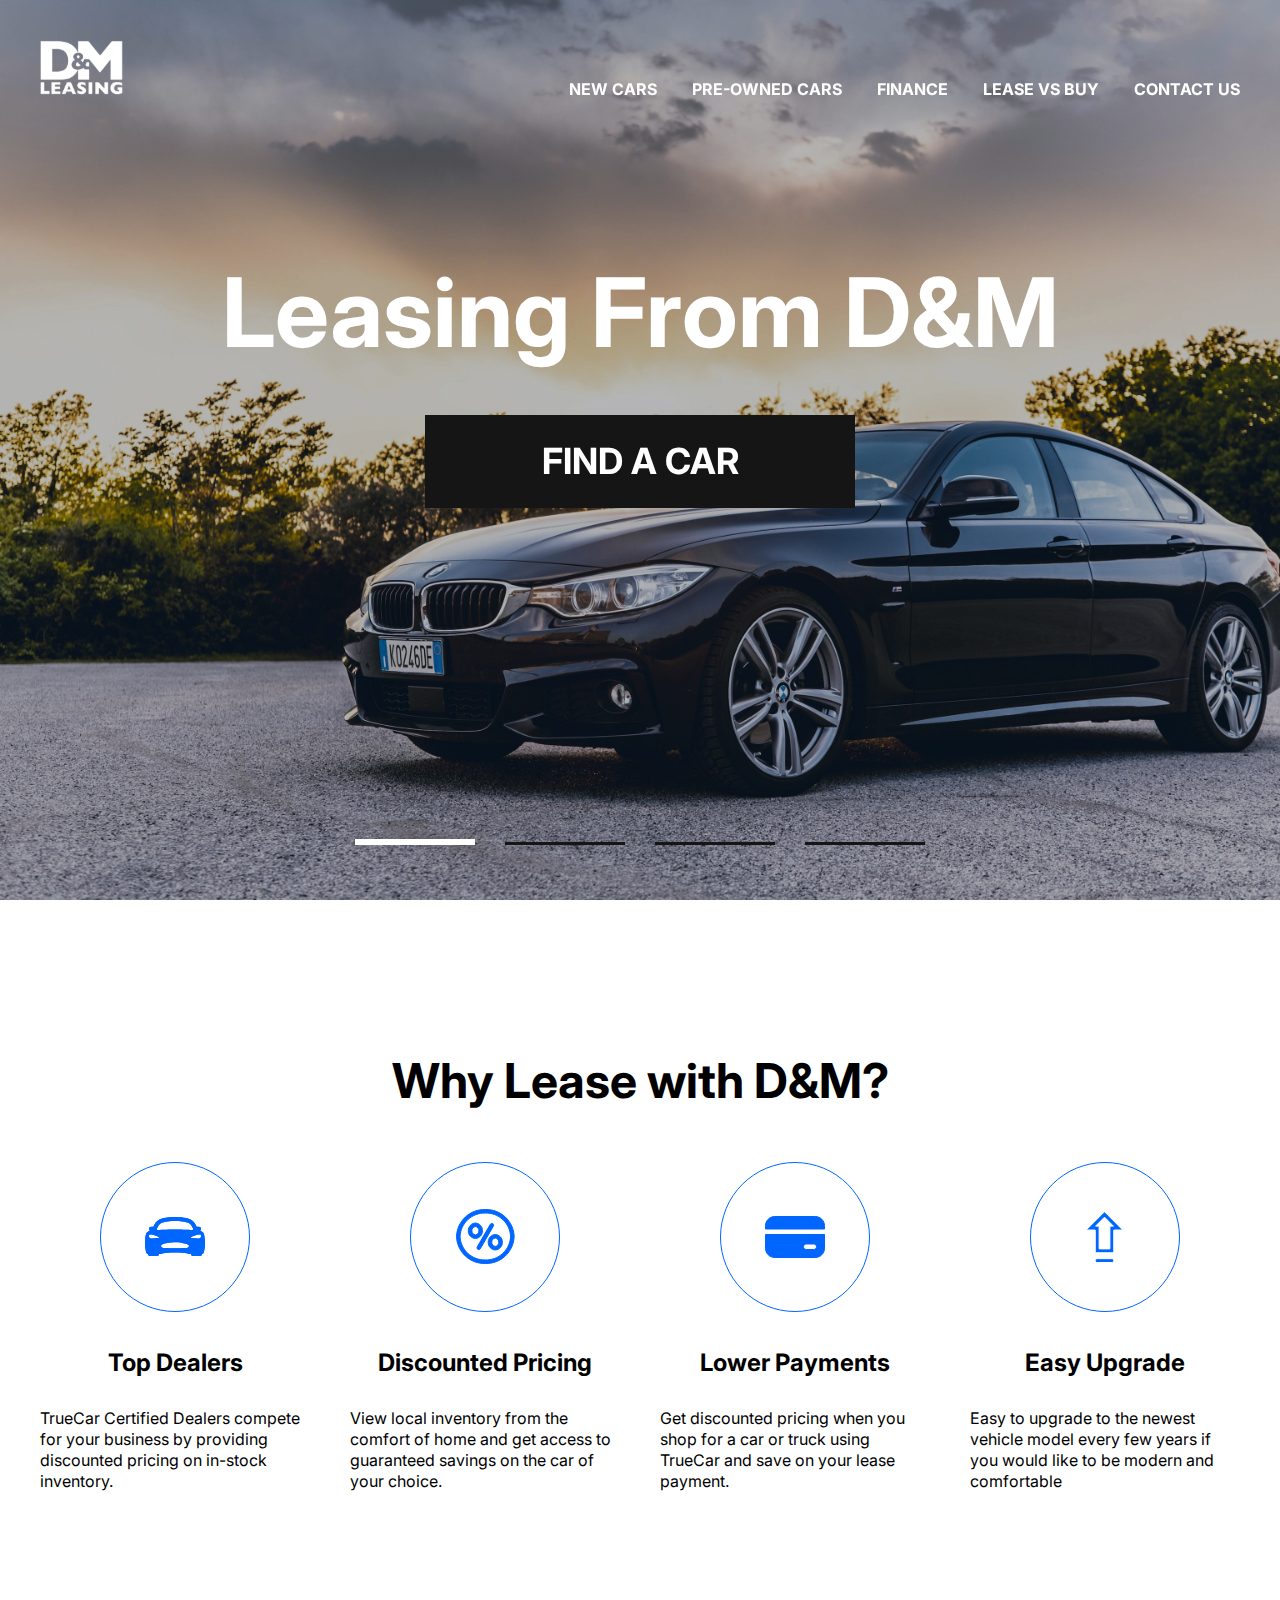
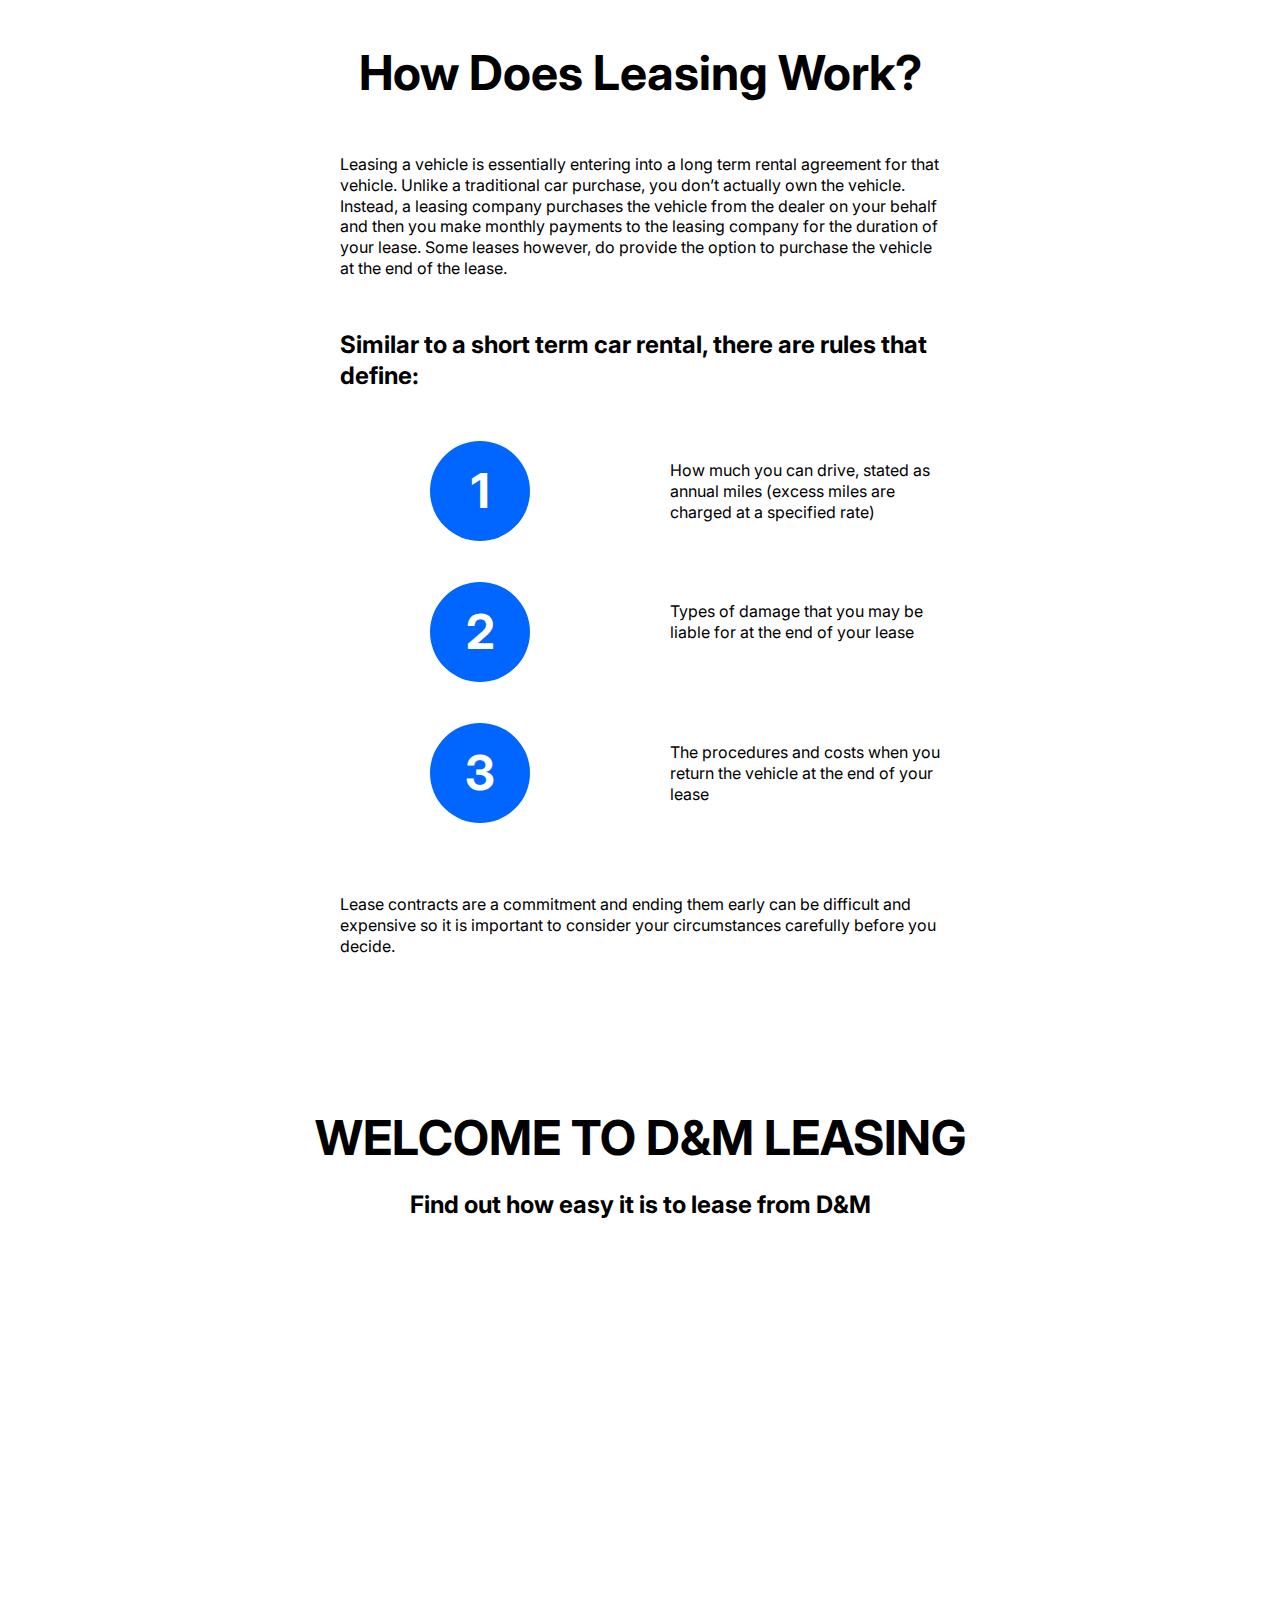
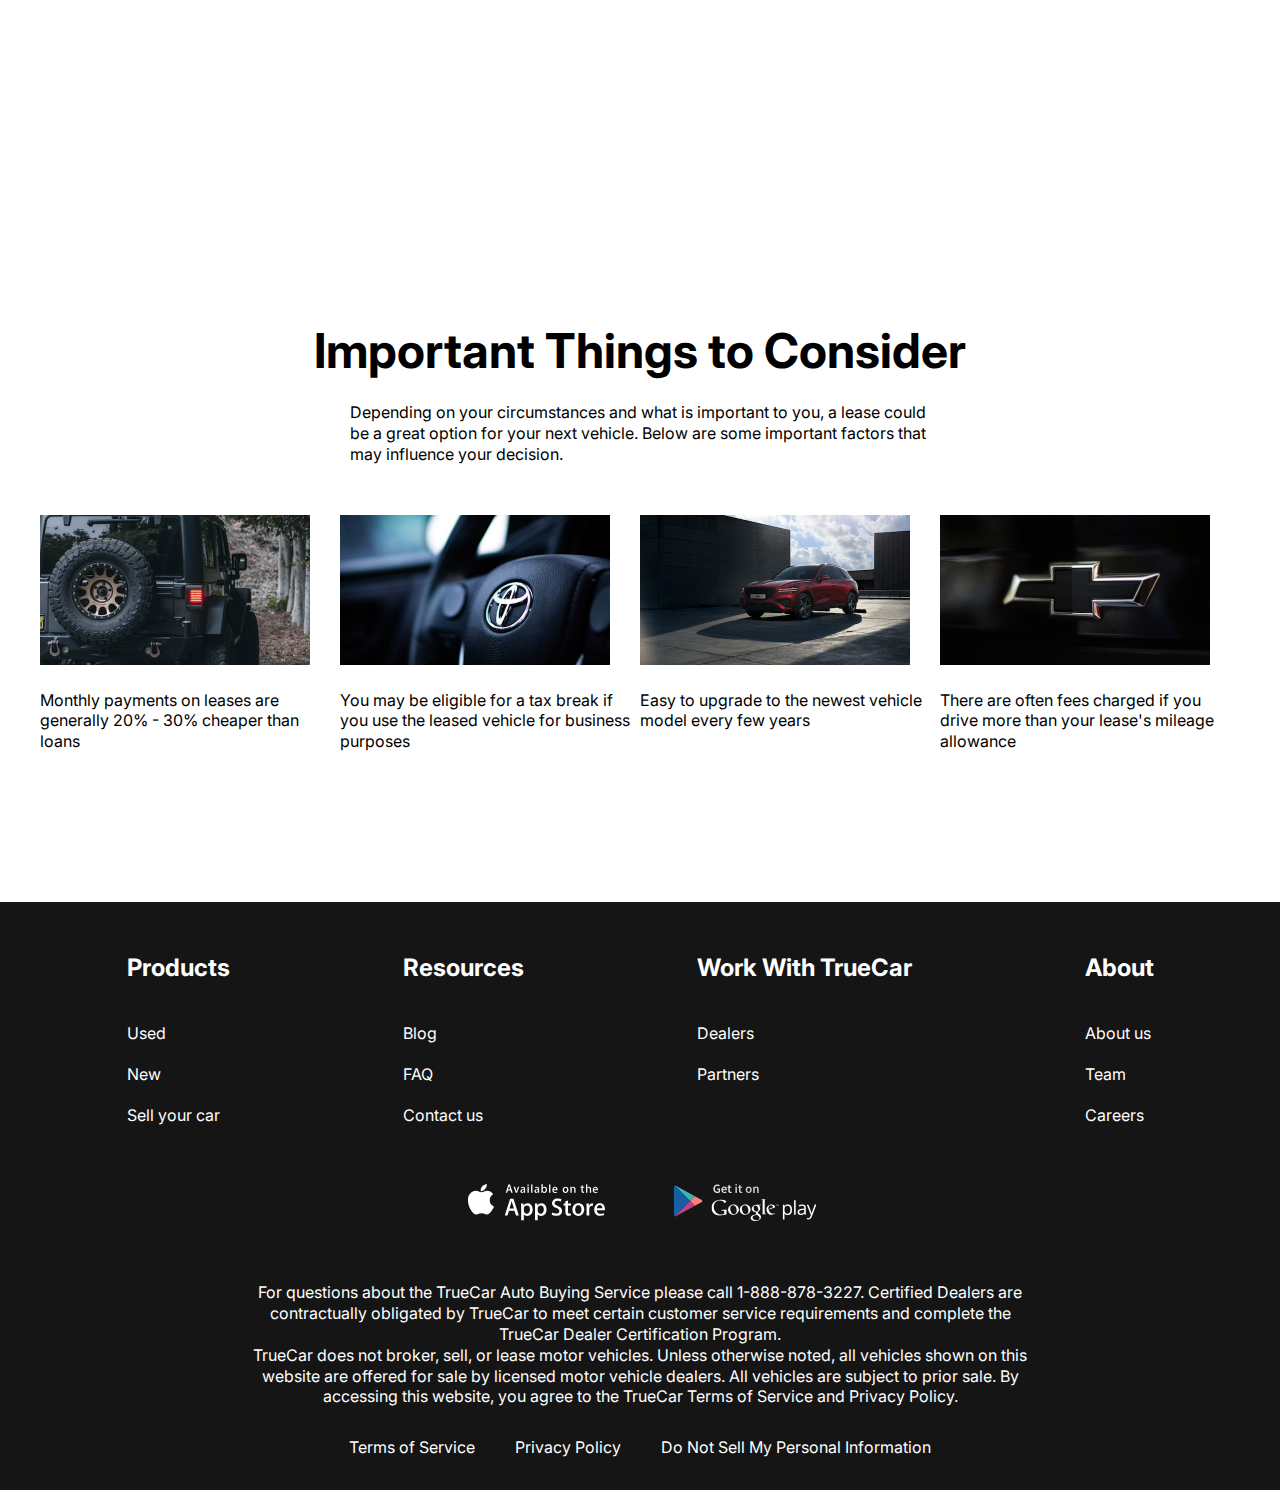
<file: index.html>
<!DOCTYPE html>
<html lang="en">
<head>
    <meta charset="UTF-8">
    <meta http-equiv="X-UA-Compatible" content="IE=edge">
    <meta name="viewport" content="width=device-width, initial-scale=1.0">
    <title>Lease cars</title>
    <link rel="preconnect" href="https://fonts.googleapis.com">
    <link rel="preconnect" href="https://fonts.gstatic.com" crossorigin>
    <link href="https://fonts.googleapis.com/css2?family=Inter:wght@400;700&display=swap" rel="stylesheet">
    <link rel="stylesheet" href="https://cdn.jsdelivr.net/npm/swiper@9/swiper-bundle.min.css" />
    <link rel="stylesheet" href="./css/style.css">
</head>
<body>
    <div class="wrapper">
        <header class="header header-main">
            <div class="container">
                <div class="header__inner">
                    <a class="logo" href="index.html">
                        <img class="logo__img" src="images/logo.svg" alt="logo">
                    </a>
                    <nav class="menu">
                        <button class="menu__btn">
                            <span></span>
                            <span></span>
                            <span></span>
                        </button>
                        <ul class="menu__list">
                            <li class="menu__list-item">
                                <a class="menu__list-link" href="new-cars.html">NEW CARS</a>
                            </li>
                            <li class="menu__list-item">
                                <a class="menu__list-link" href="#">PRE-OWNED CARS</a>
                            </li>
                            <li class="menu__list-item">
                                <a class="menu__list-link" href="#">FINANCE</a>
                            </li>
                            <li class="menu__list-item">
                                <a class="menu__list-link" href="#">LEASE VS BUY</a>
                            </li>
                            <li class="menu__list-item">
                                <a class="menu__list-link" href="contacts.html">CONTACT US</a>
                            </li>
                        </ul>
                    </nav>
                </div>
            </div>
        </header>
        <main class="main">
            <section class="top">
                <h1 class="title">
                    Leasing From D&M
                </h1>
                <a class="top__link" href="new-cars.html">
                    FIND A CAR
                </a>
            </section>
            <div class="slider">
                <div class="swiper">
                    <div class="swiper-wrapper">
                        <div class="swiper-slide" style="background-image: url('images/slide-1.jpg');"></div>
                        <div class="swiper-slide" style="background-image: url('images/slide-1.jpg');"></div>
                        <div class="swiper-slide" style="background-image: url('images/slide-1.jpg');"></div>
                        <div class="swiper-slide" style="background-image: url('images/slide-1.jpg');"></div>
                    </div>
                    <div class="swiper-pagination"></div>
                </div>
            </div>
            <section class="why-lease">
                <div class="container">
                    <h2 class="section-title">Why Lease with D&M?</h2>
                    <ul class="why-lease__list">
                        <li class="why-lease__item">
                            <img class="why-lease__item-img" src="images/why-lease-1.svg
                            " alt="">
                            <h3 class="why-lease__item-title">Top Dealers</h3>
                            <p class="why-lease__item-text">TrueCar Certified Dealers compete for your business by providing discounted pricing on in-stock inventory.</p>
                        </li>
                        <li class="why-lease__item">
                            <img class="why-lease__item-img" src="images/why-lease-2.svg
                            " alt="">
                            <h3 class="why-lease__item-title">Discounted Pricing</h3>
                            <p class="why-lease__item-text">View local inventory from the comfort of home and get access to guaranteed savings on the car of your choice.</p>
                        </li>
                        <li class="why-lease__item">
                            <img class="why-lease__item-img" src="images/why-lease-3.svg
                            " alt="">
                            <h3 class="why-lease__item-title">Lower Payments</h3>
                            <p class="why-lease__item-text">Get discounted pricing when you shop for a car or truck using TrueCar and save on your lease payment.</p>
                        </li>
                        <li class="why-lease__item">
                            <img class="why-lease__item-img" src="images/why-lease-4.svg
                            " alt="">
                            <h3 class="why-lease__item-title">Easy Upgrade</h3>
                            <p class="why-lease__item-text">Easy to upgrade to the newest vehicle model every few years if you would like to be modern and comfortable</p>
                        </li>
                    </ul>
                </div>
            </section>
            <section class="how-does">
                <div class="container">
                    <div class="how-does__inner">
                        <h2 class="section-title">
                            How Does Leasing Work?
                        </h2>
                        <p class="how-does__text">Leasing a vehicle is essentially entering into a long term rental agreement for that vehicle. Unlike a traditional car purchase, you don’t actually own the vehicle. Instead, a leasing company purchases the vehicle from the dealer on your behalf and then you make monthly payments to the leasing company for the duration of your lease. Some leases however, do provide the option to purchase the vehicle at the end of the lease.</p>
                        <h4 class="how-does__title">Similar to a short term car rental, there are rules that define:</h4>
                        <ol class="how-does__list">
                            <li class="how-does__item">How much you can drive, stated as annual miles (excess miles are charged at a specified rate)</li>
                            <li class="how-does__item">Types of damage that you may be liable for at the end of your lease</li>
                            <li class="how-does__item">The procedures and costs when you return the vehicle at the end of your lease</li>
                        </ol>
                        <p class="how-does__text">Lease contracts are a commitment and ending them early can be difficult and expensive so it is important to consider your circumstances carefully before you decide.</p>
                    </div>
                </div>
            </section>
            <section class="video">
                <div class="container">
                    <h2 class="section-title video__title">
                        WELCOME TO D&M LEASING
                    </h2>
                    <p class="video-text">
                        Find out how easy it is to lease from D&M
                    </p>
                    <iframe class="video__content" width="1000" height="500" src="https://www.youtube.com/embed/XVeTbqHFR4k?controls=0&amp;start=24" title="YouTube video player" frameborder="0" allow="accelerometer; autoplay; clipboard-write; encrypted-media; gyroscope; picture-in-picture; web-share" allowfullscreen></iframe>
                </div>
            </section>
            <section class="important">
                <div class="container">
                    <h2 class="section-title important-title">Important Things to Consider</h2>
                    <p class="important__text">
                        Depending on your circumstances and what is important to you, a lease could be a great option for your next vehicle. Below are some important factors that may influence your decision.
                    </p>
                    <ul class="important__list">
                        <li class="important__item">
                            <img class="important__item-img" src="images/imp-1.jpg" alt="">
                            <p class="important__item-text">
                                Monthly payments on leases are generally 20% - 30% cheaper than loans
                            </p>
                        </li>
                        <li class="important__item">
                            <img class="important__item-img" src="images/imp-2.jpg" alt="">
                            <p class="important__item-text">
                                You may be eligible for a tax break if you use the leased vehicle for business purposes
                            </p>
                        </li>
                        <li class="important__item">
                            <img class="important__item-img" src="images/imp-3.jpg" alt="">
                            <p class="important__item-text">
                                Easy to upgrade to the newest vehicle model every few years
                            </p>
                        </li>
                        <li class="important__item">
                            <img class="important__item-img" src="images/imp-4.jpg" alt="">
                            <p class="important__item-text">
                                There are often fees charged if you drive more than your lease's mileage allowance
                            </p>
                        </li>
                    </ul>
                </div>
            </section>
        </main>
        <footer class="footer">
            <div class="container">
                <nav class="footer__menu">
                    <ul class="footer__menu-list">
                        <li class="footer__menu-item">
                            <p class="footer__menu-title">Products</p>
                        </li>
                        <li class="footer__menu-item">
                            <a href="#" class="footer__menu-link">Used</a>
                        </li>
                        <li class="footer__menu-item">
                            <a href="#" class="footer__menu-link">New</a>
                        </li>
                        <li class="footer__menu-item">
                            <a href="#" class="footer__menu-link">Sell your car</a>
                        </li>
                    </ul>
                    <ul class="footer__menu-list">
                        <li class="footer__menu-item">
                            <p class="footer__menu-title">Resources</p>
                        </li>
                        <li class="footer__menu-item">
                            <a href="#" class="footer__menu-link">Blog</a>
                        </li>
                        <li class="footer__menu-item">
                            <a href="#" class="footer__menu-link">FAQ</a>
                        </li>
                        <li class="footer__menu-item">
                            <a href="#" class="footer__menu-link">Contact us</a>
                        </li>
                    </ul>
                    <ul class="footer__menu-list">
                        <li class="footer__menu-item">
                            <p class="footer__menu-title">Work With TrueCar</p>
                        </li>
                        <li class="footer__menu-item">
                            <a href="#" class="footer__menu-link">Dealers</a>
                        </li>
                        <li class="footer__menu-item">
                            <a href="#" class="footer__menu-link">Partners</a>
                        </li>
                    </ul>
                    <ul class="footer__menu-list">
                        <li class="footer__menu-item">
                            <p class="footer__menu-title">About</p>
                        </li>
                        <li class="footer__menu-item">
                            <a href="#" class="footer__menu-link">About us</a>
                        </li>
                        <li class="footer__menu-item">
                            <a href="#" class="footer__menu-link">Team</a>
                        </li>
                        <li class="footer__menu-item">
                            <a href="#" class="footer__menu-link">Careers</a>
                        </li>
                    </ul>
                </nav>
                <ul class="app">
                    <li class="app__item">
                        <a class="app__item-link" href="#">
                            <img src="images/appstore.svg" alt="">
                        </a>
                    </li>
                    <li class="app__item">
                        <a class="app__item-link" href="#">
                            <img src="images/googleplay.svg" alt="">
                        </a>
                    </li>
                </ul>
                <div class="footer__copy">
                    <p class="footer__copy-text">
                    For questions about the TrueCar Auto Buying Service please call 1-888-878-3227.
                    Certified Dealers are contractually obligated by TrueCar to meet certain customer service requirements and complete the TrueCar Dealer Certification Program.
                    </p>
                    <p class="footer__copy-text">
                    TrueCar does not broker, sell, or lease motor vehicles. Unless otherwise noted, all vehicles shown on this website are offered for sale by licensed motor vehicle dealers. All vehicles are subject to prior sale. By accessing this website, you agree to the TrueCar Terms of Service and Privacy Policy.
                    </p>
                </div>
                <nav class="copy__nav">
                    <ul class="copy__nav-list">
                        <li class="copy__nav-item">
                            <a class="copy__nav-link" href="#">Terms of Service</a>
                        </li>
                        <li class="copy__nav-item">
                            <a class="copy__nav-link" href="#">Privacy Policy</a>
                        </li>
                        <li class="copy__nav-item">
                            <a class="copy__nav-link" href="#">Do Not Sell My Personal Information</a>
                        </li>
                    </ul>
                </nav>
            </div>
        </footer>
    </div>
    <script src="https://cdn.jsdelivr.net/npm/swiper@9/swiper-bundle.min.js"></script>
    <script src="js/main.js"></script>
</body>
</html>
</file>
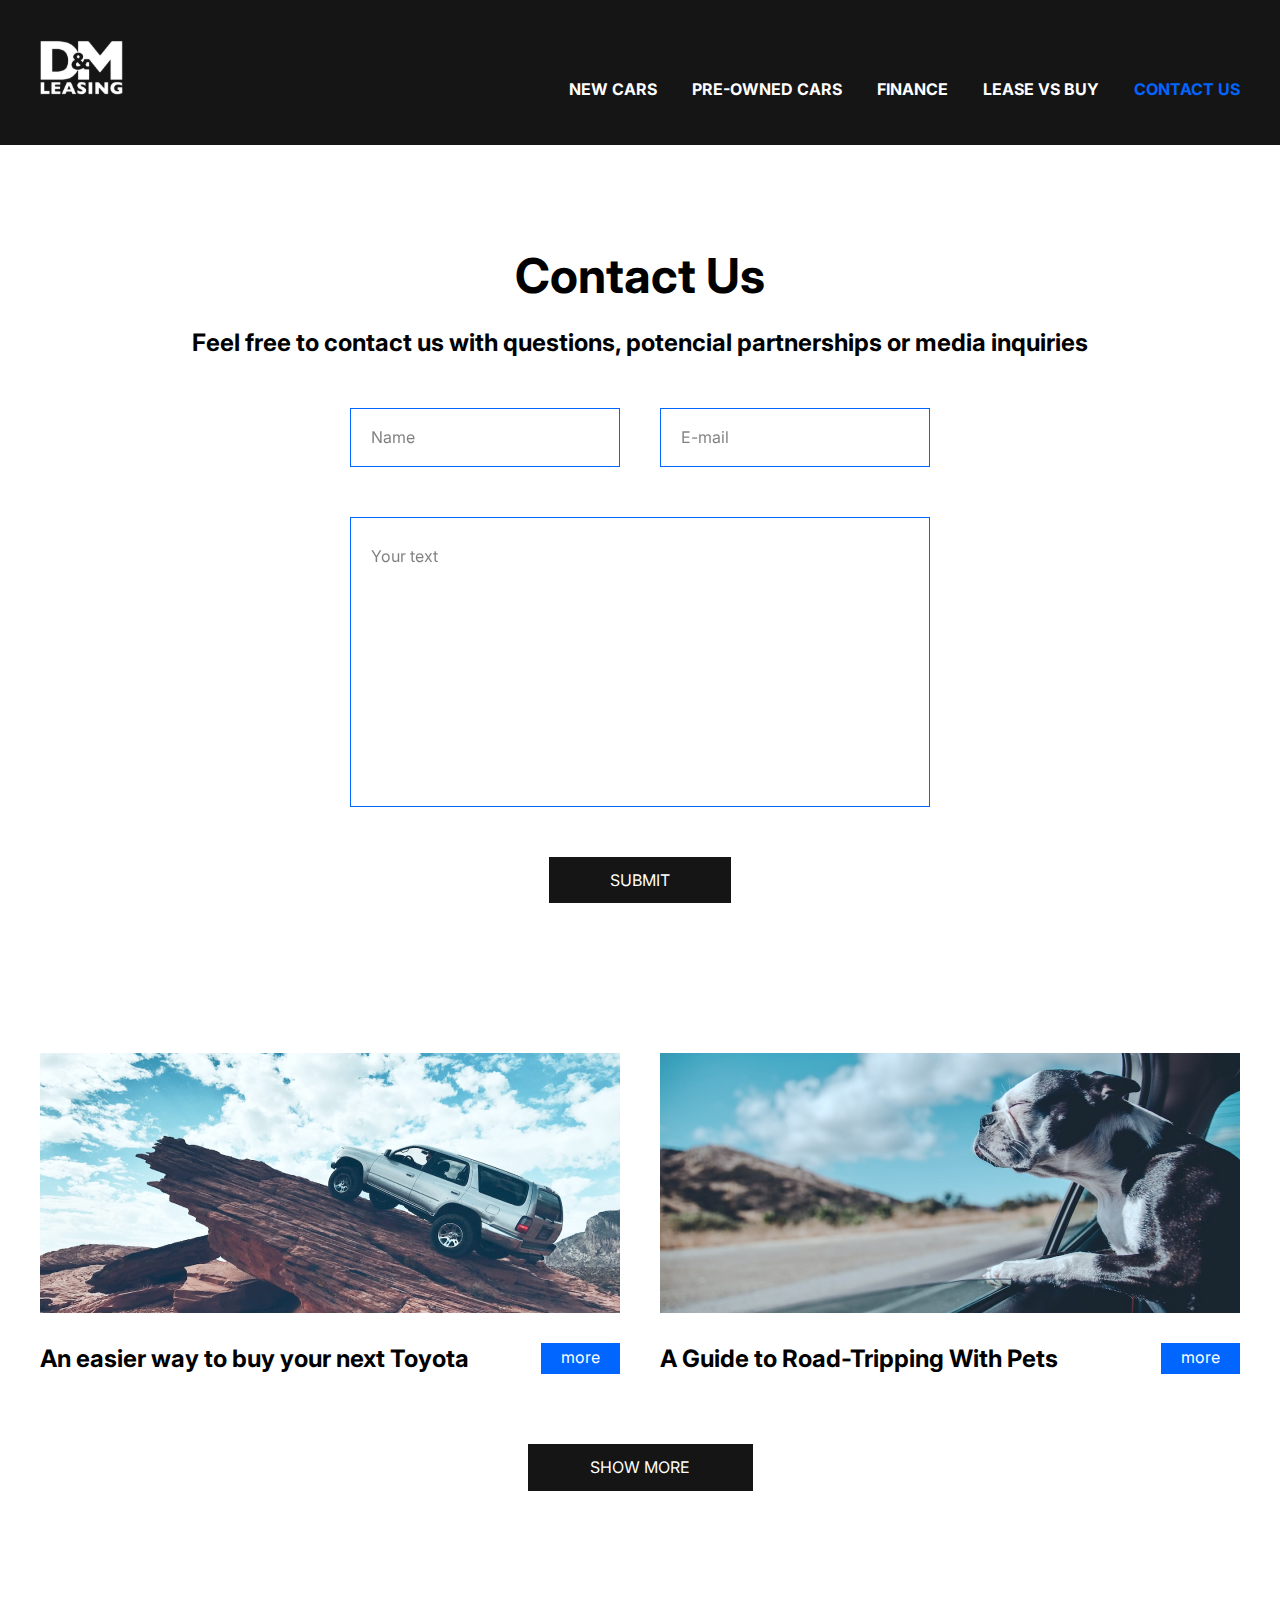
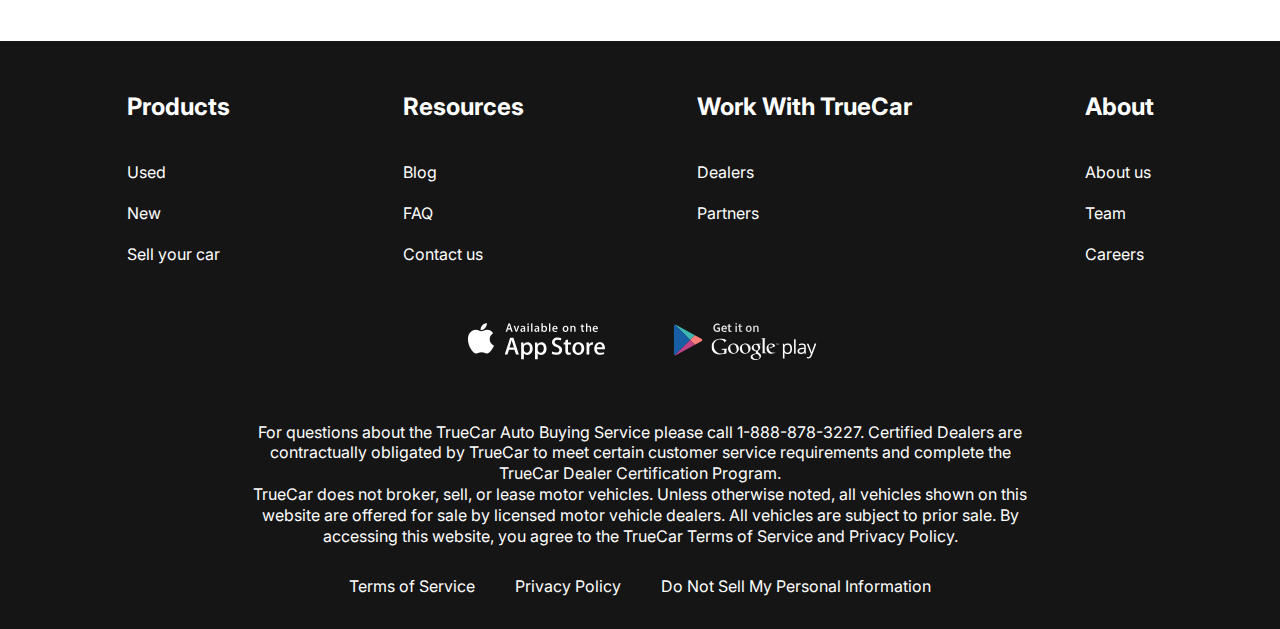
<file: contacts.html>
<!DOCTYPE html>
<html lang="en">
<head>
    <meta charset="UTF-8">
    <meta http-equiv="X-UA-Compatible" content="IE=edge">
    <meta name="viewport" content="width=device-width, initial-scale=1.0">
    <title>Lease cars</title>
    <link rel="preconnect" href="https://fonts.googleapis.com">
    <link rel="preconnect" href="https://fonts.gstatic.com" crossorigin>
    <link href="https://fonts.googleapis.com/css2?family=Inter:wght@400;700&display=swap" rel="stylesheet">
    <link rel="stylesheet" href="./css/style.css">
</head>
<body>
    <div class="wrapper">
        <header class="header">
            <div class="container">
                <div class="header__inner">
                    <a class="logo" href="index.html">
                        <img class="logo__img" src="images/logo.svg" alt="logo">
                    </a>
                    <nav class="menu">
                        <button class="menu__btn">
                            <span></span>
                            <span></span>
                            <span></span>
                        </button>
                        <ul class="menu__list">
                            <li class="menu__list-item">
                                <a class="menu__list-link" href="new-cars.html">NEW CARS</a>
                            </li>
                            <li class="menu__list-item">
                                <a class="menu__list-link" href="#">PRE-OWNED CARS</a>
                            </li>
                            <li class="menu__list-item">
                                <a class="menu__list-link" href="#">FINANCE</a>
                            </li>
                            <li class="menu__list-item">
                                <a class="menu__list-link" href="#">LEASE VS BUY</a>
                            </li>
                            <li class="menu__list-item">
                                <a class="menu__list-link menu__list-link--active" href="#">CONTACT US</a>
                            </li>
                        </ul>
                    </nav>
                </div>
            </div>
        </header>
        <main class="main">
            <section class="contacts">
                <div class="container">
                    <h2 class="section-title contacts__title">Contact Us</h2>
                    <div class="contacts__text">
                        Feel free to contact us with questions, potencial partnerships or media inquiries
                    </div>
                    <form action="" class="form">
                        <input class="form__input" type="text" placeholder="Name">
                        <input class="form__input" type="email" placeholder="E-mail">
                        <textarea class="form__textarea" placeholder="Your text"></textarea>
                        <button class="form__btn" type="submit">SUBMIT</button>
                    </form>
                </div>
            </section>
            <section class="blog">
                <div class="container">
                    <div class="blog__items">
                        <div class="blog__item">
                            <img class="blog__item-img" src="images/blog-1.jpg" alt="">
                            <h4 class="blog__item-title">An easier way to buy your next Toyota</h4>
                            <a href="" class="blog__item-link">more</a>
                        </div>
                        <div class="blog__item">
                            <img class="blog__item-img" src="images/blog-2.jpg" alt="">
                            <h4 class="blog__item-title">A Guide to Road-Tripping With Pets</h4>
                            <a href="" class="blog__item-link">more</a>
                        </div>
                    </div>
                    <a class="showmore-link" href="#">SHOW MORE</a>
                </div>
            </section>
        </main>
        <footer class="footer">
            <div class="container">
                <nav class="footer__menu">
                    <ul class="footer__menu-list">
                        <li class="footer__menu-item">
                            <p class="footer__menu-title">Products</p>
                        </li>
                        <li class="footer__menu-item">
                            <a href="#" class="footer__menu-link">Used</a>
                        </li>
                        <li class="footer__menu-item">
                            <a href="#" class="footer__menu-link">New</a>
                        </li>
                        <li class="footer__menu-item">
                            <a href="#" class="footer__menu-link">Sell your car</a>
                        </li>
                    </ul>
                    <ul class="footer__menu-list">
                        <li class="footer__menu-item">
                            <p class="footer__menu-title">Resources</p>
                        </li>
                        <li class="footer__menu-item">
                            <a href="#" class="footer__menu-link">Blog</a>
                        </li>
                        <li class="footer__menu-item">
                            <a href="#" class="footer__menu-link">FAQ</a>
                        </li>
                        <li class="footer__menu-item">
                            <a href="#" class="footer__menu-link">Contact us</a>
                        </li>
                    </ul>
                    <ul class="footer__menu-list">
                        <li class="footer__menu-item">
                            <p class="footer__menu-title">Work With TrueCar</p>
                        </li>
                        <li class="footer__menu-item">
                            <a href="#" class="footer__menu-link">Dealers</a>
                        </li>
                        <li class="footer__menu-item">
                            <a href="#" class="footer__menu-link">Partners</a>
                        </li>
                    </ul>
                    <ul class="footer__menu-list">
                        <li class="footer__menu-item">
                            <p class="footer__menu-title">About</p>
                        </li>
                        <li class="footer__menu-item">
                            <a href="#" class="footer__menu-link">About us</a>
                        </li>
                        <li class="footer__menu-item">
                            <a href="#" class="footer__menu-link">Team</a>
                        </li>
                        <li class="footer__menu-item">
                            <a href="#" class="footer__menu-link">Careers</a>
                        </li>
                    </ul>
                </nav>
                <ul class="app">
                    <li class="app__item">
                        <a class="app__item-link" href="#">
                            <img src="images/appstore.svg" alt="">
                        </a>
                    </li>
                    <li class="app__item">
                        <a class="app__item-link" href="#">
                            <img src="images/googleplay.svg" alt="">
                        </a>
                    </li>
                </ul>
                <div class="footer__copy">
                    <p class="footer__copy-text">
                    For questions about the TrueCar Auto Buying Service please call 1-888-878-3227.
                    Certified Dealers are contractually obligated by TrueCar to meet certain customer service requirements and complete the TrueCar Dealer Certification Program.
                    </p>
                    <p class="footer__copy-text">
                    TrueCar does not broker, sell, or lease motor vehicles. Unless otherwise noted, all vehicles shown on this website are offered for sale by licensed motor vehicle dealers. All vehicles are subject to prior sale. By accessing this website, you agree to the TrueCar Terms of Service and Privacy Policy.
                    </p>
                </div>
                <nav class="copy__nav">
                    <ul class="copy__nav-list">
                        <li class="copy__nav-item">
                            <a class="copy__nav-link" href="#">Terms of Service</a>
                        </li>
                        <li class="copy__nav-item">
                            <a class="copy__nav-link" href="#">Privacy Policy</a>
                        </li>
                        <li class="copy__nav-item">
                            <a class="copy__nav-link" href="#">Do Not Sell My Personal Information</a>
                        </li>
                    </ul>
                </nav>
            </div>
        </footer>
    </div>
    <script src="js/main.js"></script>
</body>
</html>
</file>
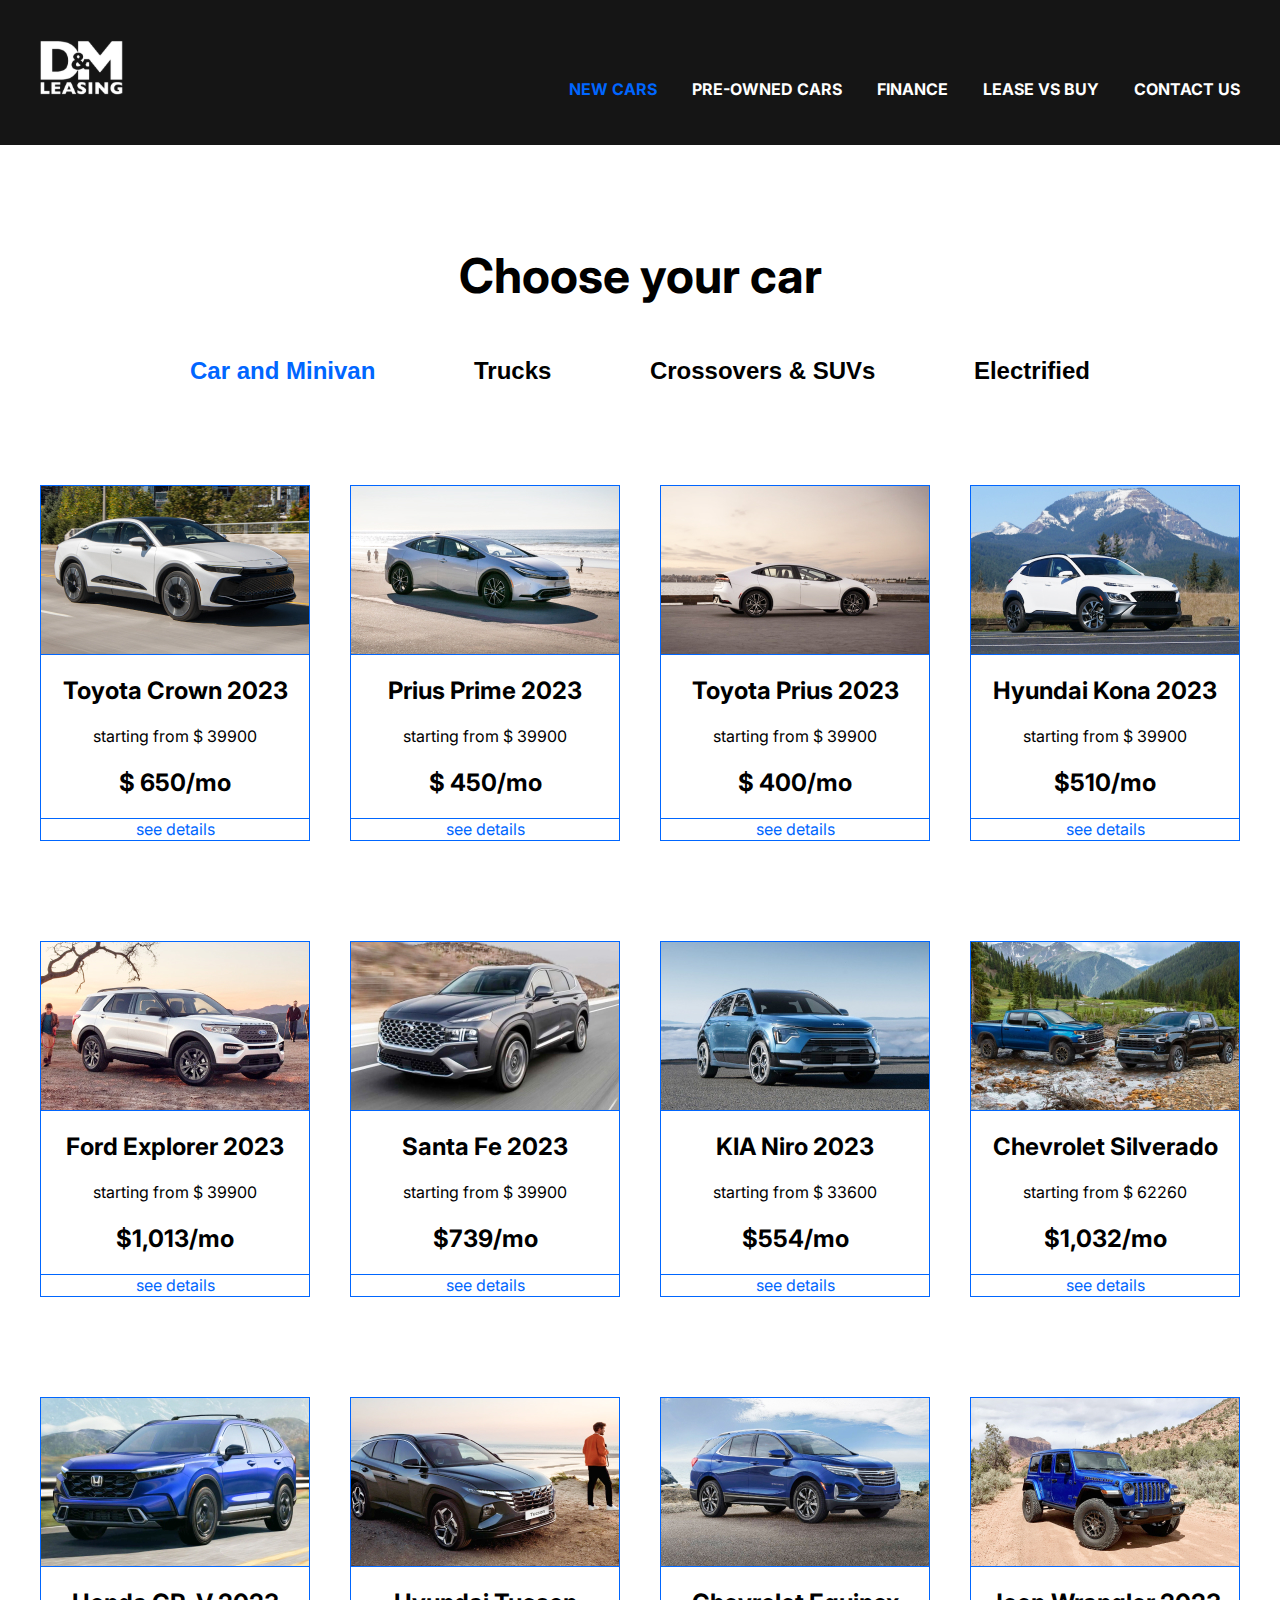
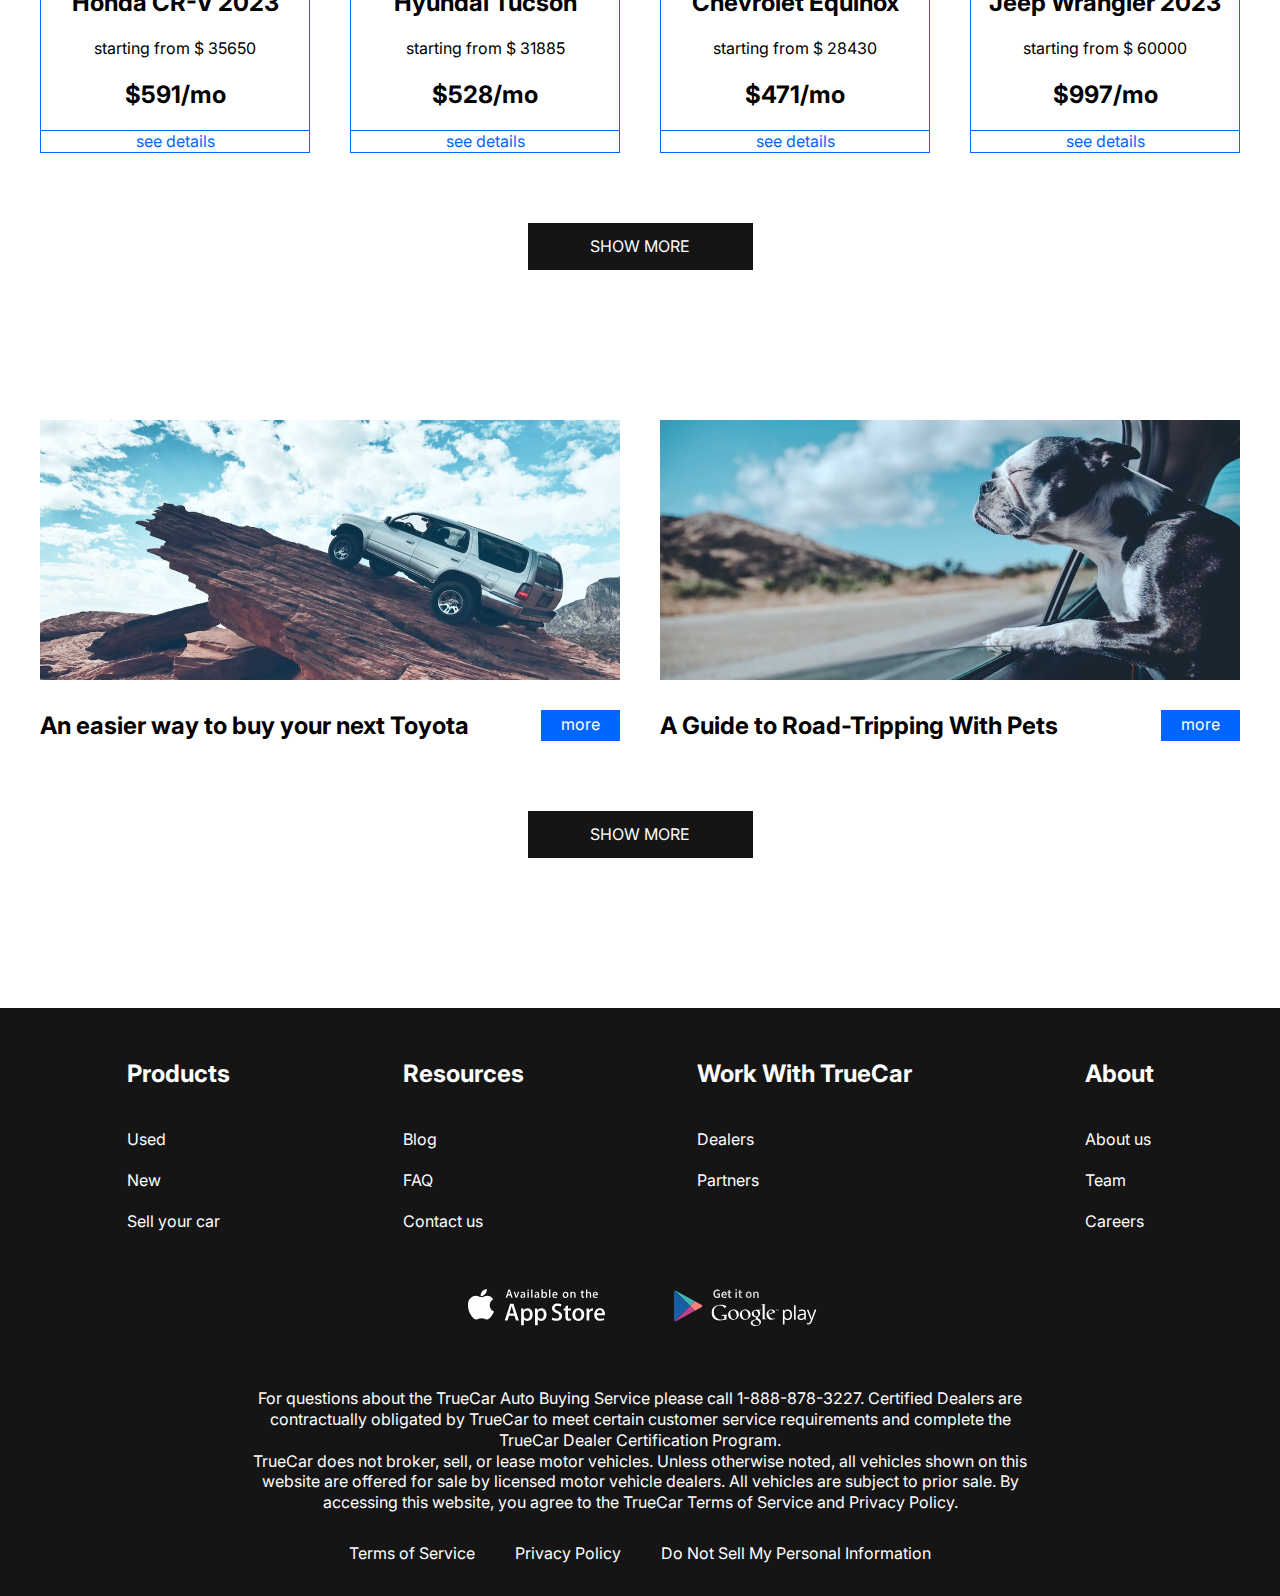
<file: new-cars.html>
<!DOCTYPE html>
<html lang="en">
<head>
    <meta charset="UTF-8">
    <meta http-equiv="X-UA-Compatible" content="IE=edge">
    <meta name="viewport" content="width=device-width, initial-scale=1.0">
    <title>Lease cars</title>
    <link rel="preconnect" href="https://fonts.googleapis.com">
    <link rel="preconnect" href="https://fonts.gstatic.com" crossorigin>
    <link href="https://fonts.googleapis.com/css2?family=Inter:wght@400;700&display=swap" rel="stylesheet">
    <link rel="stylesheet" href="./css/style.css">
</head>
<body>
    <div class="wrapper">
        <header class="header">
            <div class="container">
                <div class="header__inner">
                    <a class="logo" href="index.html">
                        <img class="logo__img" src="images/logo.svg" alt="logo">
                    </a>
                    <nav class="menu">
                        <button class="menu__btn">
                            <span></span>
                            <span></span>
                            <span></span>
                        </button>
                        <ul class="menu__list">
                            <li class="menu__list-item">
                                <a class="menu__list-link menu__list-link--active" href="#">NEW CARS</a>
                            </li>
                            <li class="menu__list-item">
                                <a class="menu__list-link" href="#">PRE-OWNED CARS</a>
                            </li>
                            <li class="menu__list-item">
                                <a class="menu__list-link" href="#">FINANCE</a>
                            </li>
                            <li class="menu__list-item">
                                <a class="menu__list-link" href="#">LEASE VS BUY</a>
                            </li>
                            <li class="menu__list-item">
                                <a class="menu__list-link" href="contacts.html">CONTACT US</a>
                            </li>
                        </ul>
                    </nav>
                </div>
            </div>
        </header>
        <main class="main">
            <section class="choose">
                <div class="container">
                    <h2 class="section-title">Choose your car</h2>
                    <div class="tabs">
                        <div class="tabs__btn">
                            <button class="tabs__btn-item tabs__btn-item--active" data-button="content-1">Car and Minivan</button>
                            <button class="tabs__btn-item" data-button="content-2">Trucks</button>
                            <button class="tabs__btn-item" data-button="content-3">Crossovers & SUVs</button>
                            <button class="tabs__btn-item" data-button="content-4">Electrified</button>
                        </div>
                        <div class="tabs__content">
                            <div class="tabs__content-item tabs__content-item--active" id="content-1">
                                <div class="card">
                                    <img class="card__img" src="images/card-1.jpg" alt="">
                                    <div class="card__content">
                                        <h4 class="card__title">Toyota Crown 2023</h4>
                                        <p class="card__text">starting from $ 39900</p>
                                        <p class="card__price">$ 650/mo</p>
                                    </div>
                                    <a class="card__link" href="#">see details</a>
                                </div>
                                <div class="card">
                                    <img class="card__img" src="images/card-2.jpg" alt="">
                                    <div class="card__content">
                                        <h4 class="card__title">Prius Prime 2023</h4>
                                        <p class="card__text">starting from $ 39900</p>
                                        <p class="card__price"> $ 450/mo</p>
                                    </div>
                                    <a class="card__link" href="#">see details</a>
                                </div>
                                <div class="card">
                                    <img class="card__img" src="images/card-3.jpg" alt="">
                                    <div class="card__content">
                                        <h4 class="card__title">Toyota Prius 2023</h4>
                                        <p class="card__text">starting from $ 39900</p>
                                        <p class="card__price"> $ 400/mo</p>
                                    </div>
                                    <a class="card__link" href="#">see details</a>
                                </div>
                                <div class="card">
                                    <img class="card__img" src="images/card-4.jpg" alt="">
                                    <div class="card__content">
                                        <h4 class="card__title">Hyundai Kona 2023</h4>
                                        <p class="card__text">starting from $ 39900</p>
                                        <p class="card__price">$510/mo</p>
                                    </div>
                                    <a class="card__link" href="#">see details</a>
                                </div>
                                <div class="card">
                                    <img class="card__img" src="images/card-5.jpg" alt="">
                                    <div class="card__content">
                                        <h4 class="card__title">Ford Explorer 2023</h4>
                                        <p class="card__text">starting from $ 39900</p>
                                        <p class="card__price">$1,013/mo</p>
                                    </div>
                                    <a class="card__link" href="#">see details</a>
                                </div>
                                <div class="card">
                                    <img class="card__img" src="images/card-6.jpg" alt="">
                                    <div class="card__content">
                                        <h4 class="card__title">Santa  Fe 2023</h4>
                                        <p class="card__text">starting from $ 39900</p>
                                        <p class="card__price">$739/mo</p>
                                    </div>
                                    <a class="card__link" href="#">see details</a>
                                </div>
                                <div class="card">
                                    <img class="card__img" src="images/card-7.jpg" alt="">
                                    <div class="card__content">
                                        <h4 class="card__title">KIA Niro 2023</h4>
                                        <p class="card__text">starting from $ 33600</p>
                                        <p class="card__price">$554/mo</p>
                                    </div>
                                    <a class="card__link" href="#">see details</a>
                                </div>
                                <div class="card">
                                    <img class="card__img" src="images/card-8.jpg" alt="">
                                    <div class="card__content">
                                        <h4 class="card__title">Chevrolet Silverado</h4>
                                        <p class="card__text">starting from $ 62260</p>
                                        <p class="card__price">$1,032/mo</p>
                                    </div>
                                    <a class="card__link" href="#">see details</a>
                                </div>
                                <div class="card">
                                    <img class="card__img" src="images/card-9.jpg" alt="">
                                    <div class="card__content">
                                        <h4 class="card__title">Honda CR-V 2023</h4>
                                        <p class="card__text">starting from $ 35650</p>
                                        <p class="card__price">$591/mo</p>
                                    </div>
                                    <a class="card__link" href="#">see details</a>
                                </div>
                                <div class="card">
                                    <img class="card__img" src="images/card-10.jpg" alt="">
                                    <div class="card__content">
                                        <h4 class="card__title">Hyundai Tucson</h4>
                                        <p class="card__text">starting from $ 31885</p>
                                        <p class="card__price">$528/mo</p>
                                    </div>
                                    <a class="card__link" href="#">see details</a>
                                </div>
                                <div class="card">
                                    <img class="card__img" src="images/card-11.jpg" alt="">
                                    <div class="card__content">
                                        <h4 class="card__title">Chevrolet Equinox</h4>
                                        <p class="card__text">starting from $ 28430</p>
                                        <p class="card__price">$471/mo</p>
                                    </div>
                                    <a class="card__link" href="#">see details</a>
                                </div>
                                <div class="card">
                                    <img class="card__img" src="images/card-12.jpg" alt="">
                                    <div class="card__content">
                                        <h4 class="card__title">Jeep Wrangler 2023</h4>
                                        <p class="card__text">starting from $ 60000</p>
                                        <p class="card__price">$997/mo</p>
                                    </div>
                                    <a class="card__link" href="#">see details</a>
                                </div>
                            </div>
                            <div class="tabs__content-item" id="content-2">
                                <div class="card">
                                    <img class="card__img" src="images/card-1.jpg" alt="">
                                    <div class="card__content">
                                        <h4 class="card__title">Toyota Crown 2023</h4>
                                        <p class="card__text">starting from $ 39900</p>
                                        <p class="card__price">$ 650/mo</p>
                                    </div>
                                    <a class="card__link" href="#">see details</a>
                                </div>
                                <div class="card">
                                    <img class="card__img" src="images/card-2.jpg" alt="">
                                    <div class="card__content">
                                        <h4 class="card__title">Prius Prime 2023</h4>
                                        <p class="card__text">starting from $ 39900</p>
                                        <p class="card__price"> $ 450/mo</p>
                                    </div>
                                    <a class="card__link" href="#">see details</a>
                                </div>
                                <div class="card">
                                    <img class="card__img" src="images/card-3.jpg" alt="">
                                    <div class="card__content">
                                        <h4 class="card__title">Toyota Prius 2023</h4>
                                        <p class="card__text">starting from $ 39900</p>
                                        <p class="card__price"> $ 400/mo</p>
                                    </div>
                                    <a class="card__link" href="#">see details</a>
                                </div>
                                <div class="card">
                                    <img class="card__img" src="images/card-4.jpg" alt="">
                                    <div class="card__content">
                                        <h4 class="card__title">Hyundai Kona 2023</h4>
                                        <p class="card__text">starting from $ 39900</p>
                                        <p class="card__price">$510/mo</p>
                                    </div>
                                    <a class="card__link" href="#">see details</a>
                                </div>
                            </div>
                            <div class="tabs__content-item" id="content-3">
                                <div class="card">
                                    <img class="card__img" src="images/card-5.jpg" alt="">
                                    <div class="card__content">
                                        <h4 class="card__title">Ford Explorer 2023</h4>
                                        <p class="card__text">starting from $ 39900</p>
                                        <p class="card__price">$1,013/mo</p>
                                    </div>
                                    <a class="card__link" href="#">see details</a>
                                </div>
                                <div class="card">
                                    <img class="card__img" src="images/card-6.jpg" alt="">
                                    <div class="card__content">
                                        <h4 class="card__title">Santa  Fe 2023</h4>
                                        <p class="card__text">starting from $ 39900</p>
                                        <p class="card__price">$739/mo</p>
                                    </div>
                                    <a class="card__link" href="#">see details</a>
                                </div>
                                <div class="card">
                                    <img class="card__img" src="images/card-7.jpg" alt="">
                                    <div class="card__content">
                                        <h4 class="card__title">KIA Niro 2023</h4>
                                        <p class="card__text">starting from $ 33600</p>
                                        <p class="card__price">$554/mo</p>
                                    </div>
                                    <a class="card__link" href="#">see details</a>
                                </div>
                                <div class="card">
                                    <img class="card__img" src="images/card-8.jpg" alt="">
                                    <div class="card__content">
                                        <h4 class="card__title">Chevrolet Silverado</h4>
                                        <p class="card__text">starting from $ 62260</p>
                                        <p class="card__price">$1,032/mo</p>
                                    </div>
                                    <a class="card__link" href="#">see details</a>
                                </div>
                            </div>
                            <div class="tabs__content-item" id="content-4">
                                <div class="card">
                                    <img class="card__img" src="images/card-9.jpg" alt="">
                                    <div class="card__content">
                                        <h4 class="card__title">Honda CR-V 2023</h4>
                                        <p class="card__text">starting from $ 35650</p>
                                        <p class="card__price">$591/mo</p>
                                    </div>
                                    <a class="card__link" href="#">see details</a>
                                </div>
                                <div class="card">
                                    <img class="card__img" src="images/card-10.jpg" alt="">
                                    <div class="card__content">
                                        <h4 class="card__title">Hyundai Tucson</h4>
                                        <p class="card__text">starting from $ 31885</p>
                                        <p class="card__price">$528/mo</p>
                                    </div>
                                    <a class="card__link" href="#">see details</a>
                                </div>
                                <div class="card">
                                    <img class="card__img" src="images/card-11.jpg" alt="">
                                    <div class="card__content">
                                        <h4 class="card__title">Chevrolet Equinox</h4>
                                        <p class="card__text">starting from $ 28430</p>
                                        <p class="card__price">$471/mo</p>
                                    </div>
                                    <a class="card__link" href="#">see details</a>
                                </div>
                                <div class="card">
                                    <img class="card__img" src="images/card-12.jpg" alt="">
                                    <div class="card__content">
                                        <h4 class="card__title">Jeep Wrangler 2023</h4>
                                        <p class="card__text">starting from $ 60000</p>
                                        <p class="card__price">$997/mo</p>
                                    </div>
                                    <a class="card__link" href="#">see details</a>
                                </div>
                            </div>
                        </div>
                    </div>
                    <a class="showmore-link" href="#">SHOW MORE</a>
                </div>
            </section>
            <section class="blog">
                <div class="container">
                    <div class="blog__items">
                        <div class="blog__item">
                            <img class="blog__item-img" src="images/blog-1.jpg" alt="">
                            <h4 class="blog__item-title">An easier way to buy your next Toyota</h4>
                            <a href="" class="blog__item-link">more</a>
                        </div>
                        <div class="blog__item">
                            <img class="blog__item-img" src="images/blog-2.jpg" alt="">
                            <h4 class="blog__item-title">A Guide to Road-Tripping With Pets</h4>
                            <a href="" class="blog__item-link">more</a>
                        </div>
                    </div>
                    <a class="showmore-link" href="#">SHOW MORE</a>
                </div>
            </section>
        </main>
        <footer class="footer">
            <div class="container">
                <nav class="footer__menu">
                    <ul class="footer__menu-list">
                        <li class="footer__menu-item">
                            <p class="footer__menu-title">Products</p>
                        </li>
                        <li class="footer__menu-item">
                            <a href="#" class="footer__menu-link">Used</a>
                        </li>
                        <li class="footer__menu-item">
                            <a href="#" class="footer__menu-link">New</a>
                        </li>
                        <li class="footer__menu-item">
                            <a href="#" class="footer__menu-link">Sell your car</a>
                        </li>
                    </ul>
                    <ul class="footer__menu-list">
                        <li class="footer__menu-item">
                            <p class="footer__menu-title">Resources</p>
                        </li>
                        <li class="footer__menu-item">
                            <a href="#" class="footer__menu-link">Blog</a>
                        </li>
                        <li class="footer__menu-item">
                            <a href="#" class="footer__menu-link">FAQ</a>
                        </li>
                        <li class="footer__menu-item">
                            <a href="#" class="footer__menu-link">Contact us</a>
                        </li>
                    </ul>
                    <ul class="footer__menu-list">
                        <li class="footer__menu-item">
                            <p class="footer__menu-title">Work With TrueCar</p>
                        </li>
                        <li class="footer__menu-item">
                            <a href="#" class="footer__menu-link">Dealers</a>
                        </li>
                        <li class="footer__menu-item">
                            <a href="#" class="footer__menu-link">Partners</a>
                        </li>
                    </ul>
                    <ul class="footer__menu-list">
                        <li class="footer__menu-item">
                            <p class="footer__menu-title">About</p>
                        </li>
                        <li class="footer__menu-item">
                            <a href="#" class="footer__menu-link">About us</a>
                        </li>
                        <li class="footer__menu-item">
                            <a href="#" class="footer__menu-link">Team</a>
                        </li>
                        <li class="footer__menu-item">
                            <a href="#" class="footer__menu-link">Careers</a>
                        </li>
                    </ul>
                </nav>
                <ul class="app">
                    <li class="app__item">
                        <a class="app__item-link" href="#">
                            <img src="images/appstore.svg" alt="">
                        </a>
                    </li>
                    <li class="app__item">
                        <a class="app__item-link" href="#">
                            <img src="images/googleplay.svg" alt="">
                        </a>
                    </li>
                </ul>
                <div class="footer__copy">
                    <p class="footer__copy-text">
                    For questions about the TrueCar Auto Buying Service please call 1-888-878-3227.
                    Certified Dealers are contractually obligated by TrueCar to meet certain customer service requirements and complete the TrueCar Dealer Certification Program.
                    </p>
                    <p class="footer__copy-text">
                    TrueCar does not broker, sell, or lease motor vehicles. Unless otherwise noted, all vehicles shown on this website are offered for sale by licensed motor vehicle dealers. All vehicles are subject to prior sale. By accessing this website, you agree to the TrueCar Terms of Service and Privacy Policy.
                    </p>
                </div>
                <nav class="copy__nav">
                    <ul class="copy__nav-list">
                        <li class="copy__nav-item">
                            <a class="copy__nav-link" href="#">Terms of Service</a>
                        </li>
                        <li class="copy__nav-item">
                            <a class="copy__nav-link" href="#">Privacy Policy</a>
                        </li>
                        <li class="copy__nav-item">
                            <a class="copy__nav-link" href="#">Do Not Sell My Personal Information</a>
                        </li>
                    </ul>
                </nav>
            </div>
        </footer>
    </div>
    <script src="js/main.js"></script>
</body>
</html>
</file>
<file: css/style.css>
html {
    box-sizing: border-box;
}

*,
*::after,
*::before {
    box-sizing: inherit;
    margin: 0;
    padding: 0;
}

html,
body {
    height: 100%;
}

ul {
    list-style: none;
}

a {
    text-decoration: none;
    color: inherit;
}

.section-title {
    margin-bottom: 50px;
    font-size: 48px;
    font-weight: 700;
    text-align: center;
}

.wrapper {
    min-height: 100%;
    display: flex;
    flex-direction: column;
}

.container {
    max-width: 1220px;
    margin: 0 auto;
    padding: 0 10px;
}

body {
    font-family: 'Inter', sans-serif;
    font-size: 16px;
    font-weight: 400;
    line-height: 1.3;
}

.header {
    background-color: #151515;
}

.header-main {
    background-color: transparent;
    position: absolute;
    z-index: 10;
    left: 0;
    right: 0;
}

.header__inner {
    padding-top: 40px;
    padding-bottom: 45px;
    display: flex;
    justify-content: space-between;
    align-items: flex-end;
}

.menu__list {
    display: flex;
    gap: 35px;
}

.menu__list-link {
    color: #fff;
    text-transform: uppercase;
    font-weight: 700;
}

.menu__list-link--active {
    color: #0066FF;
}

.main {
    flex-grow: 1;
}

.top {
    color: #fff;
    text-align: center;
    padding-top: 250px;
    padding-bottom: 50px;
    position: absolute;
    z-index: 5;
    left: 0;
    right: 0;
}

.title {
    padding-bottom: 40px;
    font-size: 96px;
    font-weight: 700;
}

.top__link {
    background-color: #151515;
    padding: 23px;
    max-width: 430px;
    width: 100%;
    display: inline-block;
    text-transform: uppercase;
    font-size: 36px;
    font-weight: 700;
}

.swiper::after {
    content: "";
    background: rgba(21, 21, 21, 0.3);
    position: absolute;
    z-index: 5;
    left: 0;
    right: 0;
    bottom: 0;
    top: 0;
}

.swiper-slide {
    background-repeat: no-repeat;
    background-size: cover;
    background-position: center;
    height: 100vh;
}

.swiper-pagination-bullet {
    width: 120px;
    height: 3px;
    background-color: #151515;
    border-radius: 0;
    opacity: 1;
}

.swiper-pagination-horizontal.swiper-pagination-bullets .swiper-pagination-bullet {
    margin: 0 15px;
}

.swiper-pagination-bullets.swiper-pagination-horizontal {
    bottom: 50px;
}

.swiper-pagination-bullet-active {
    height: 6px;
    background-color: #fff;
}

.why-lease {
    padding: 150px 0;
}

.why-lease__list {
    display: grid;
    grid-template-columns: repeat(4, 1fr);
    gap: 40px;
    text-align: center;
}

.why-lease__item-img {
    margin-bottom: 30px;
}

.why-lease__item-title {
    margin-bottom: 30px;
    font-size: 24px;
    font-weight: 700;
}

.why-lease__item-text {
    text-align: left;
}

.how-does {
    padding-bottom: 150px;
}

.how-does__inner {
    max-width: 600px;
    margin: 0 auto;
}

.how-does__title {
    font-size: 24px;
    font-weight: 700;
    padding-top: 50px;
}

.how-does__list {
    padding: 50px 0 70px;
    counter-reset: myCounter;
}

.how-does__item {
    list-style: none;
    width: 270px;
    position: relative;
    margin-left: auto;
    box-sizing: content-box;
    padding: 19px 0 19px 240px;
    min-height: 63px;
}

.how-does__item + .how-does__item {
    margin-top: 40px;
}

.how-does__item::before {
    counter-increment: myCounter;
    content: counter(myCounter);
    display: flex;
    justify-content: center;
    align-items: center;
    background-color: #0066FF;
    font-size: 48px;
    font-weight: 700;
    color: #fff;
    width: 100px;
    height: 100px;
    border-radius: 50%;
    position: absolute;
    left: 0;
    top: 0;
}

.video {
    padding-bottom: 150px;
}

.video__title {
    margin-bottom: 20px;
}

.video-text {
    font-size: 24px;
    font-weight: 700;
    margin-bottom: 50px;
    text-align: center;
}

.video__content {
    margin: 0 auto;
    display: block;
}

.important {
    padding-bottom: 150px;
}

.important-title {
    margin-bottom: 20px;
}

.important__text {
    max-width: 580px;
    margin: 0 auto 50px;
}
.important__list {
    display: grid;
    grid-template-columns: repeat(4, 1fr);
}

.important__item-img {
    margin-bottom: 20px;
}

.contacts {
    padding: 100px 0 150px;
}

.contacts__title {
    margin-bottom: 20px;
}

.contacts__text {
    text-align: center;
    font-size: 24px;
    font-weight: 700;
    margin-bottom: 50px;
    padding: 0 100px;
}

.form {
    max-width: 580px;
    margin: 0 auto;
    display: flex;
    justify-content: space-between;
    flex-wrap: wrap;
}

.form__input {
    width: 270px;
    padding: 18px 20px;
    display: inline-block;
    border: 1px solid #0066FF;
    margin-bottom: 50px;
    font-family: 'Inter', sans-serif;
    font-size: 16px;
    font-weight: 400;
    line-height: 1.3;
    color: #000;
}

.form__textarea::placeholder,
.form__input::placeholder {
    font-family: 'Inter', sans-serif;
    font-size: 16px;
    font-weight: 400;
    line-height: 1.3;
    color: #000;
    opacity: 0.5;
}

.form__textarea {
    width: 100%;
    resize: none;
    padding: 28px 20px;
    height: 290px;
    border: 1px solid #0066FF;
    font-family: 'Inter', sans-serif;
    font-size: 16px;
    font-weight: 400;
    line-height: 1.3;
    color: #000;
    margin-bottom: 50px;
}

.form__btn {
    text-transform: uppercase;
    color: #fff;
    background-color: #151515;
    font-family: 'Inter', sans-serif;
    font-size: 16px;
    font-weight: 400;
    padding: 13px 61px;
    margin: 0 auto;
    border: none;
}

.blog {
    padding-bottom: 150px;
}

.blog__items {
    display: grid;
    grid-template-columns: repeat(2, 1fr);
    gap: 40px;
    margin-bottom: 70px;
}

.blog__item {
    display: flex;
    justify-content: space-between;
    flex-wrap: wrap;
}

.blog__item-img {
    margin-bottom: 30px;
    width: 100%;
}

.blog__item-title {
    font-size: 24px;
    font-weight: 700;
    flex-basis: 446px;
}

.blog__item-link {
    color: #fff;
    background-color: #0066FF;
    padding: 4px 20px;
}

.showmore-link {
    text-transform: uppercase;
    color: #fff;
    background-color: #151515;
    padding: 13px 61px;
    margin: 0 auto;
    width: 225px;
    text-align: center;
    display: block;
}

.choose {
    padding: 100px 0 150px;
}

.tabs {
    margin-bottom: 70px;
}

.tabs__btn {
    padding: 0 150px 100px;
    display: flex;
    justify-content: space-between;
    gap: 80px;
}

.tabs__btn-item {
    font-weight: 700;
    font-size: 24px;
    cursor: pointer;
    border: none;
    background-color: transparent;
    padding: 0;
}

.tabs__btn-item--active {
    color: #0066FF;
}

.tabs__content-item {
    display: none;
    grid-template-columns: repeat(4, 1fr);
    gap: 100px 40px;
}

.tabs__content-item.tabs__content-item--active {
    display: grid;
}

.card {
    text-align: center;
}

.card__img {
    display: block;
}

.card__content {
    padding: 0 5px;
    border: 1px solid #0066FF;
    border-top: 0;
}

.card__title {
    padding-top: 20px;
    font-weight: 700;
    font-size: 24px;
    margin-bottom: 20px;
}

.card__text {
    margin-bottom: 20px;
}

.card__price {
    margin-bottom: 20px;
    font-weight: 700;
    font-size: 24px;
}

.card__link {
    color: #0066FF;
    display: block;
    border: 1px solid #0066FF;
    border-top: 0;
}

.footer {
    background-color: #151515;
    padding: 50px 0 32px;
    color: #fff;
}

.footer__menu {
    display: flex;
    justify-content: space-around;
    margin-bottom: 50px;
}

.footer__menu-list {
    max-width: 250px;
}

.footer__menu-item + .footer__menu-item {
    padding-top: 20px;
}

.footer__menu-title {
    font-size: 24px;
    font-weight: 700;
    padding-bottom: 20px;
}

.app {
    display: flex;
    justify-content: center;
    gap: 40px;
    margin-bottom: 52px;
}

.footer__copy {
    max-width: 800px;
    margin: 0 auto 30px;
    text-align: center;
}

.copy__nav-list {
    display: flex;
    justify-content: center;
    gap: 40px;
}

.menu__btn {
    width: 30px;
    height: 20px;
    /* display: flex; */
    flex-direction: column;
    justify-content: space-between;
    padding: 0;
    border: none;
    background-color: transparent;
    cursor: pointer;
    display: none;
}

.menu__btn span {
    height: 2px;
    background-color: #fff;
    width: 100%;
}

.card__img {
    width: 100%;
}

@media(max-width: 1180px) {
    .important__list {
        gap: 30px 20px;
    }

    .important__item-img {
        width: 100%;
    }

    .tabs__content-item {
        grid-template-columns: repeat(3, 1fr);
    }
}

@media(max-width: 1040px) {
    .video__content {
        width: 100%;
    }

    .tabs__btn {
        padding: 0 0 50px;
        gap: 20px;
    }
}

@media(max-width: 860px) {
    .menu__btn {
        display: flex;
    }

    .menu__btn,
    .logo {
        position: relative;
        z-index: 10;
    }

    .menu__list {
        position: absolute;
        z-index: 5;
        background-color: #151515;
        flex-direction: column;
        align-items: center;
        top: 0;
        left: 0;
        right: 0;
        bottom: 0;
        padding-top: 220px;
        height: 100vh;
        transform: translateY(-100%);
        transition: transform 0.3s ease-in;
    }

    .menu__list.menu__list--active {
        transform: translateY(0%);
    }

    .why-lease__list {
        grid-template-columns: repeat(2, 1fr);
        gap: 20px;
    }

    .important__list {
        grid-template-columns: repeat(2, 1fr);
    }

    .tabs__content-item {
        grid-template-columns: repeat(2, 1fr);
    }
}

@media(max-width: 768px) {
    title {
        font-size: 70px;
    }

    .top__link {
        padding: 16px;
        max-width: 360px;
        font-size: 28px;
    }

    .swiper-pagination-bullet {
        width: 60px;
    }

    .swiper-pagination-bullet-active {
        height: 4px;
    }

    .footer__menu {
        display: grid;
        grid-template-columns: repeat(2, 1fr);
        gap: 40px;
    }

    .video__content {
        height: 400px;
    }
}

@media(max-width: 650px) {
    .tabs__content-item {
        grid-template-columns: repeat(1, fr);
    }

    .tabs__btn-item {
        font-size: 18px;
    }

    .blog__items {
        grid-template-columns: repeat(1, 1fr);
    }
}

@media(max-width: 600px) {
    .contacts {
        padding: 50px 0;
    }

    .form__input {
        width: 100%;
        margin-bottom: 30px;
    }

    .contacts__text {
        padding: 0;
    }
}

@media(max-width: 540px) {
    .title {
        font-size: 60px;
    }

    .top__link {
        font-size: 24px;
        min-width: 310px;
    }

    .swiper-pagination-horizontal.swiper-pagination-bullets .swiper-pagination-bullet {
        margin: 0 10px;
    }

    .swiper-pagination-bullet {
        width: 35px;
    }

    .why-lease__list {
        grid-template-columns: repeat(1, 1fr);
    }

    .why-lease {
        padding: 50px 0;
    }

    .section-title {
        font-size: 34px;
    }

    .how-does__list {
        padding: 30px 0 40px;
    }

    .how-does {
        padding-bottom: 50px;
    }

    .video__content {
        height: 200px;
    }

    .how-does__item {
        padding: 65px 0 19px 0;
        margin-right: auto;
    }

    .how-does__item::before {
        right: 0;
        margin: 0 auto;
        width: 50px;
        height: 50px;
        font-size: 32px;
    }

    .video {
        padding-bottom: 50px;
    }

    .important__list {
        grid-template-columns: repeat(1, 1fr);
    }

    .app,
    .copy__nav-list {
        flex-direction: column;
        align-items: center;
    }

    .copy__nav-list {
        gap: 20px;
    }

    .blog__item-title {
        margin-bottom: 10px;
    }

    .blog__item-link {
        margin-left: auto;
    }

    .choose {
        padding: 50px 0;
    }

    .tabs__btn {
        flex-direction: column;
    }

    .tabs__content-item {
        gap: 40px;
    }

    .blog {
        padding-bottom: 50px;
    }
}



@media(max-width: px) {}
</file>
